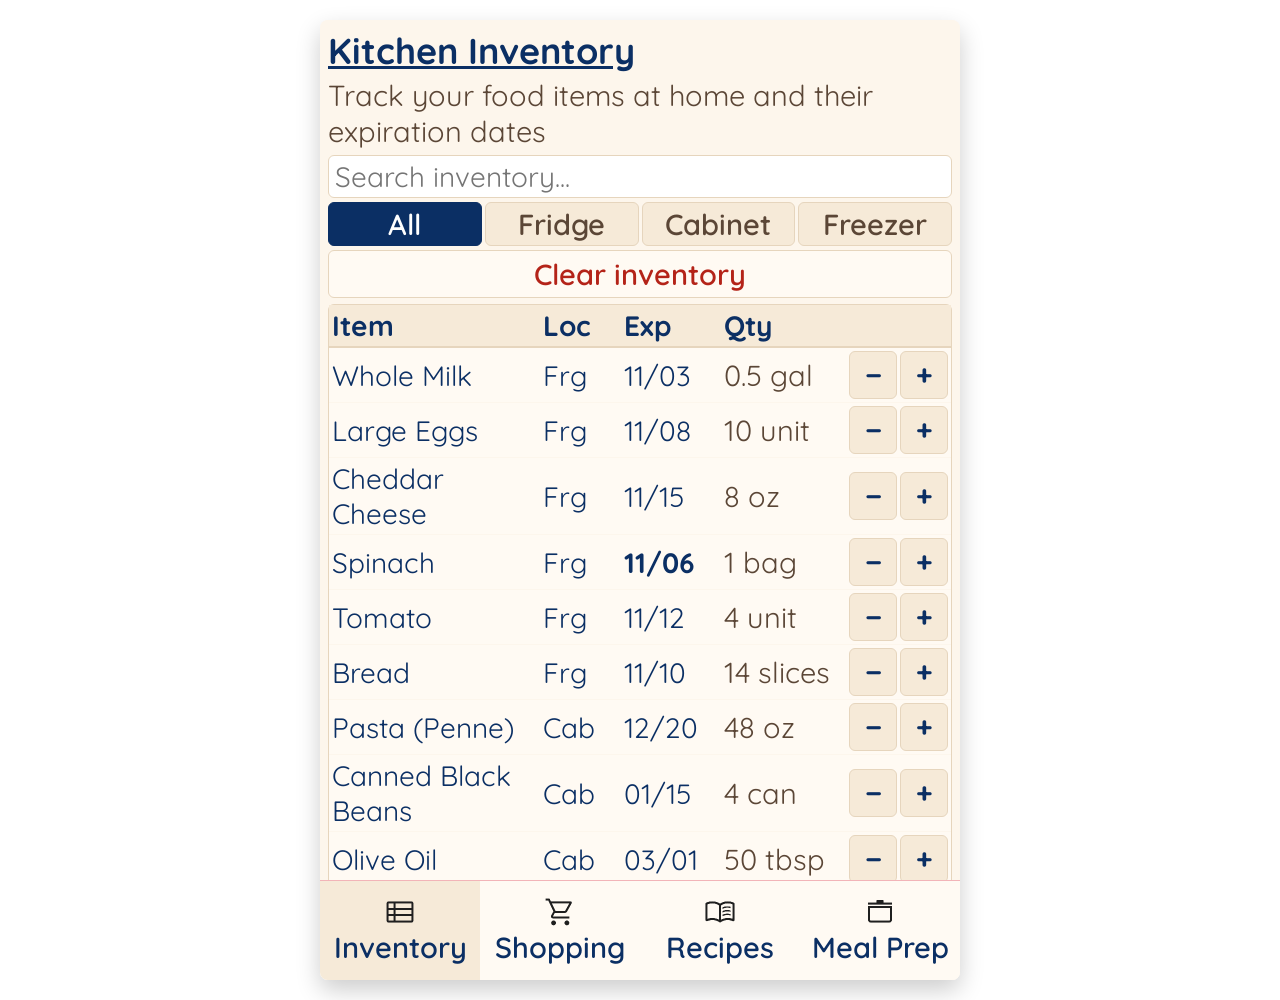
<file: kitchen-kompanion/index.html>
<!DOCTYPE html>
<html lang="en">
<head>
    <meta charset="UTF-8">
    <meta name="viewport" content="width=device-width, initial-scale=1.0">
    <title>Kitchen Kompanion</title>
    <link rel="stylesheet" href="styles.css">
</head>
<body>
    <div class="device">
        <!-- Tab 1: Inventory (Direct Home Screen, High Density Table Layout) -->
        <div id="inventory" class="tabcontent">
            <div class="inv-header">
                <h2><u>Kitchen Inventory</u></h2>
                <p>Track your food items at home and their expiration dates</p>
                <div class="inv-controls">
                    <input type="text" id="invSearch" placeholder="Search inventory..." onkeyup="filterInventory()">
                    <div class="subtabs">
                        <button type="button" class="subtab-btn active" onclick="filterLocation('all', this)">All</button>
                        <button type="button" class="subtab-btn" onclick="filterLocation('Fridge', this)">Fridge</button>
                        <button type="button" class="subtab-btn" onclick="filterLocation('Cabinet', this)">Cabinet</button>
                        <button type="button" class="subtab-btn" onclick="filterLocation('Freezer', this)">Freezer</button>
                    </div>
                    <button type="button" class="inventory-clear" onclick="clearInventory()">Clear inventory</button>
                </div>
            </div>

            <!-- High-density scrollable ledger displaying 12 items on-screen -->
            <div class="inv-table-wrapper">
                <table class="inv-table">
                    <thead>
                        <tr>
                            <th style="width: 34%;">Item</th>
                            <th style="width: 13%;">Loc</th>
                            <th style="width: 16%;">Exp</th>
                            <th style="width: 37%;">Qty</th>
                        </tr>
                    </thead>
                    <tbody id="inventoryList"></tbody>
                </table>
            </div>

            <!-- Compact Quick-Add Row (Data Entry) -->
            <div class="inv-add-bar">
                <input type="text" id="addName" placeholder="Item name">
                <select id="addLoc">
                    <option value="Fridge">Fridge</option>
                    <option value="Cabinet">Cabinet</option>
                    <option value="Freezer">Freezer</option>
                </select>
                <input type="number" id="addQty" value="1" min="0" step="0.25">
                <select id="addUnit" aria-label="Inventory unit">
                    <option value="count">unit</option>
                    <option value="slices">slices</option>
                    <option value="oz">oz</option>
                    <option value="lb">lb</option>
                    <option value="gal">gal</option>
                    <option value="cup">cup</option>
                    <option value="can">can</option>
                    <option value="box">box</option>
                    <option value="bottle">bottle</option>
                    <option value="bag">bag</option>
                    <option value="clove">clove</option>
                    <option value="tbsp">tbsp</option>
                    <option value="tsp">tsp</option>
                </select>
                <input type="text" id="addExp" value="11/12/2026" placeholder="MM/DD/YYYY"
                    aria-label="Expiration date" inputmode="numeric">
                <button type="button" class="btn-add" onclick="addInventoryRow()">+ Add</button>
            </div>
        </div>

        <!-- Tab 2: Shopping List -->
        <div id="shoppinglist" class="tabcontent">
            <div class="shopping-header">
                <h2><u>Shopping List</u></h2>
                <p>Keep track of what you need at the store</p>
            </div>

            <div class="saved-list-panel" aria-label="Saved shopping lists">
                <div class="saved-list-controls">
                    <label for="savedListSelect">Saved lists</label>
                    <select id="savedListSelect" aria-label="Saved lists" onchange="loadSelectedShoppingList()"></select>
                    <button type="button" onclick="showSaveShoppingListForm()">Save current as list</button>
                    <button type="button" onclick="showNewShoppingListConfirm()">New empty list</button>
                    <button type="button" onclick="showDeleteShoppingListConfirm()">Delete</button>
                </div>
                <div id="savedListAction" class="saved-list-action" hidden></div>
                <div id="savedListMessage" class="saved-list-message" role="status" aria-live="polite"></div>
            </div>

            <div class="shopping-summary">
                <span id="shoppingProgress">0 of 0 items in cart</span>
                <button type="button" onclick="showShoppingReceipt()">Done shopping</button>
            </div>

            <div class="shopping-filters">
                <button type="button" class="shopping-filter active" onclick="filterShoppingList('all', this)">All</button>
                <button type="button" class="shopping-filter" onclick="filterShoppingList('needed', this)">Needed</button>
                <button type="button" class="shopping-filter" onclick="filterShoppingList('purchased', this)">In Cart</button>
            </div>

            <div class="shopping-list" id="shoppingList">
            </div>

            <div class="shopping-add">
                <input type="text" id="shoppingItemName" placeholder="Item name">
                <select id="shoppingCategory">
                    <option value="Produce">Produce</option>
                    <option value="Dairy">Dairy</option>
                    <option value="Meat">Meat</option>
                    <option value="Bakery">Bakery</option>
                    <option value="Pantry">Pantry</option>
                    <option value="Other">Other</option>
                </select>
                <input type="number" id="shoppingQuantity" value="1" min="1" step="0.25" aria-label="Quantity">
                <select id="shoppingUnit" aria-label="Shopping unit">
                    <option value="count">unit</option>
                    <option value="slices">slices</option>
                    <option value="oz">oz</option>
                    <option value="lb">lb</option>
                    <option value="gal">gal</option>
                    <option value="cup">cup</option>
                    <option value="can">can</option>
                    <option value="box">box</option>
                    <option value="bottle">bottle</option>
                    <option value="bag">bag</option>
                    <option value="clove">clove</option>
                    <option value="tbsp">tbsp</option>
                    <option value="tsp">tsp</option>
                </select>
                <button type="button" class="btn-add" onclick="addShoppingItem()">+ Add</button>
            </div>
        </div>

        <!-- Tab 3: Recipes -->
        <div id="recipes" class="tabcontent">
            <div class="recipe-header">
                <h2><u>Recipe Collection</u></h2>
                <button type="button" class="recipe-preferences-button" onclick="showAddRecipeModal()">+ Add recipe</button>
                <button type="button" class="recipe-preferences-button" onclick="toggleRecipePreferences()">⚙ My Preferences</button>
            </div>
            <div id="recipePreferences" class="recipe-preferences" hidden></div>
            <div id="recipeFilters" class="recipe-filters" aria-label="Recipe filters"></div>
            <div id="hiddenRecipeMessage" class="hidden-recipe-message"></div>
            <div class="recipe-list" id="recipeList"></div>
            <div id="recipeDetail" hidden></div>
        </div>



        <!-- Tab 4: Meal Prep -->
        <div id="mealprep" class="tabcontent">
            <div class="meal-header">
                <h2><u>Weekly Meal Planner</u></h2>
                <p>Plan your meals for the week</p>
            </div>

            <!-- Different days -->
            <div class="day-tabs">
                <button class="day-btn active" onclick="showDay('Monday', this)">Mon</button>
                <button class="day-btn" onclick="showDay('Tuesday', this)">Tue</button>
                <button class="day-btn" onclick="showDay('Wednesday', this)">Wed</button>
                <button class="day-btn" onclick="showDay('Thursday', this)">Thu</button>
                <button class="day-btn" onclick="showDay('Friday', this)">Fri</button>
                <button class="day-btn" onclick="showDay('Saturday', this)">Sat</button>
                <button class="day-btn" onclick="showDay('Sunday', this)">Sun</button>
            </div>

            <h3 id="selectedDay">Monday</h3>

            <!-- Breakfast, lunch, and dinner -->
            <div class="meal-list">
                <div class="meal-card">
                    <span>Breakfast</span>
                    <p id="Monday-breakfast">No meal planned</p>
                </div>

                <div class="meal-card">
                    <span>Lunch</span>
                    <p id="Monday-lunch">No meal planned</p>
                </div>

                <div class="meal-card">
                    <span>Dinner</span>
                    <p id="Monday-dinner">No meal planned</p>
                </div>
            </div>

            <!-- Add meals to the meal plan -->
            <div class="meal-add">
                <select id="mealType">
                    <option value="breakfast">Breakfast</option>
                    <option value="lunch">Lunch</option>
                    <option value="dinner">Dinner</option>
                </select>

                <input type="text" id="mealName" placeholder="Meal name">

                <button type="button" onclick="addMeal()">+ Add</button>
            </div>
        </div>




        
        <!-- Persistent Bottom Navigation Bar -->
        <div class="tabs">
            <button class="tablink" onclick="displayTab('inventory', this)" id="defaultOpen">
                <img src="assets/inventory.png" alt="Inventory Icon" height="32" width="32">
                <span>Inventory</span>
            </button>
            <button class="tablink" onclick="displayTab('shoppinglist', this)">
                <img src="assets/shopping.png" alt="Shopping List Icon" height="32" width="32">
                <span>Shopping</span>
            </button>
            <button class="tablink" onclick="displayTab('recipes', this)">
                <img src="assets/recipes.png" alt="Recipes Icon" height="32" width="32">
                <span>Recipes</span>
            </button>
            <button class="tablink" onclick="displayTab('mealprep', this)">
                <img src="assets/mealprep.png" alt="Meal Prep Icon" height="32" width="32">
                <span>Meal Prep</span>
            </button>
        </div>
    </div>

    <script src="assets/inventory.js"></script>
    <script src="assets/recipes.js"></script>
    <script src="script.js" defer></script>
</body>
</html>
</file>
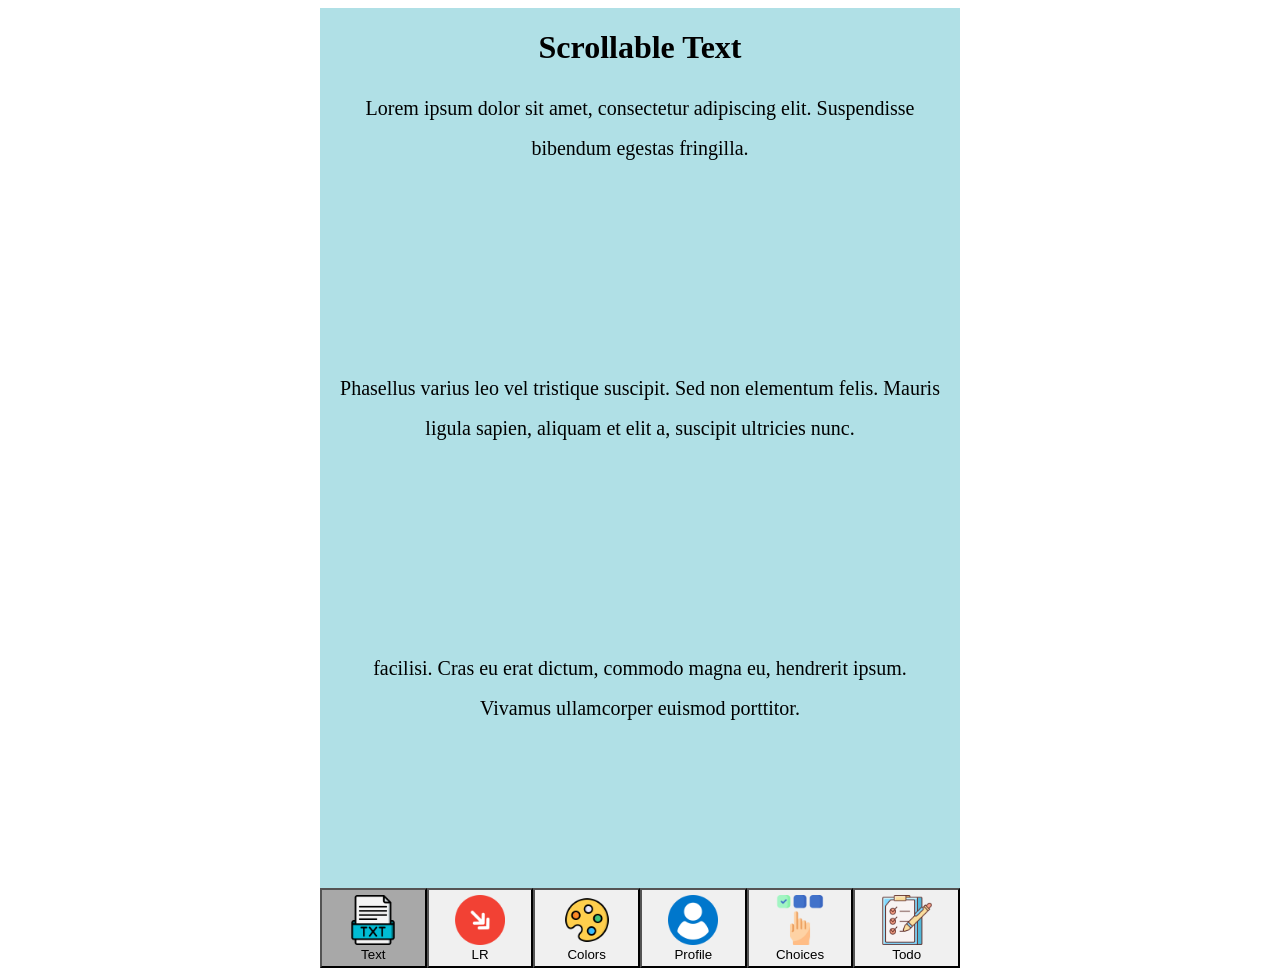
<file: phase1-2/index.html>
<!DOCTYPE html>
<html lang="en">
<head>
    <meta charset="UTF-8">
    <meta name="viewport" content="width=device-width, initial-scale=1.0">
    <title>Phase 1.2</title>
    <link rel="stylesheet" href="styles.css">
    
</head>
<body>
    <div class="device">
        <div id="text" class="tabcontent">
            <h1>Scrollable Text</h1>
            <p>Lorem ipsum dolor sit amet, consectetur adipiscing elit. Suspendisse bibendum egestas fringilla.</p>

            <p>Phasellus varius leo vel tristique suscipit. Sed non elementum felis. Mauris ligula sapien, aliquam et elit a, suscipit ultricies nunc.</p>

            <p>facilisi. Cras eu erat dictum, commodo magna eu, hendrerit ipsum. Vivamus ullamcorper euismod porttitor.</p>

            <p>ut sem ac lectus vestibulum porta. Aenean sit amet erat id elit maximus lacinia. In ornare sit amet lectus a commodo.</p>

            <p>Nullam mi nunc, dignissim vel tortor iaculis, consequat tincidunt purus. Vestibulum ligula justo, maximus sit amet libero ut, ornare efficitur ante.</p>
        </div>

        <div id="lr" class="tabcontent">
            <h1>Text in lower right</h1>
            <p>Down Here</p>
        </div>

        <div id="colors" class="tabcontent">
            <h1>Colors & Chart</h1>
            <p class="color-line-1">First yellow line and background black</p>
            <p class="color-line-2">Second purple line and background yellow</p>
            <div class="chart-container">   
                <!-- Multi-colored SVG Pie Chart -->
                <svg viewBox="0 0 32 32" class="pie-chart">
                    <circle r="16" cx="16" cy="16" stroke="#e74c3c" stroke-width="32" stroke-dasharray="25 100" fill="none" />
                    <circle r="16" cx="16" cy="16" stroke="#3498db" stroke-width="32" stroke-dasharray="35 100" stroke-dashoffset="-25" fill="none" />
                    <circle r="16" cx="16" cy="16" stroke="#2ecc71" stroke-width="32" stroke-dasharray="20 100" stroke-dashoffset="-60" fill="none" />
                    <circle r="16" cx="16" cy="16" stroke="#f1c40f" stroke-width="32" stroke-dasharray="20 100" stroke-dashoffset="-80" fill="none" />
                </svg>
            </div>
        </div>

        <div id="profile" class="tabcontent">
            <h1>Profile</h1>
            <img src="assets/SmileyFace.png" alt="Smiley Face" width="100" height="100" onclick="document.getElementById('thealert').style.display='block';">
            <p><b>Smiley Face</b></p>
            <div id="thealert" class="alert" style="display: none;">
                <span class="closebtn" onclick="this.parentElement.style.display='none';">×</span>
                Smiley Face is even happier now!
            </div>
        </div>

        <!--Radio button from https://www.w3schools.com/howto/howto_css_custom_checkbox.asp-->
        <!-- provides button choices for pizza and cake also gives a drop down for ham and chicken-->
        <div id="choices" class="tabcontent">
            <h1>Choices</h1>
            <p>Food #1:</p>
            <input type="radio" name="food1" value="Pizza"> 
            Pizza
            <input type="radio" name="food1" value="Cake">
            Cake

            <p>Food #2:</p>
            <select id="food2">
                <option value="Ham">Ham</option>
                <option value="Chicken">Chicken</option>
            </select>
            <br><br>
            <button onclick="displayChoices()">Show Choices</button>
            <p id="results"></p>
        </div>

        <div id="todo" class="tabcontent">
            <h1>ToDo</h1>
            <input type="text" id="todoInput" placeholder="Enter new task...">
            <button onclick="addTodoItem()">Add Task</button>
            <ul id="todoList"></ul>
        </div>
        
        <!-- Images from flaticon.com -->
        <div class="tabs">
            <button class="tablink" onclick="displayTab('text', this)" id="defaultOpen">
                <img src="assets/txt-file.png" alt="" height="50" width="50">
                Text
            </button>
            <button class="tablink" onclick="displayTab('lr', this)">
                <img src="assets/down-right-arrow.png" alt="" height="50" width="50">
                LR
            </button>
            <button class="tablink" onclick="displayTab('colors', this)">
                <img src="assets/color-palette.png" alt="" height="50" width="50">
                Colors
            </button>
            <button class="tablink" onclick="displayTab('profile', this)">
                <img src="assets/user.png" alt="" height="50" width="50">
                Profile
            </button>
            <button class="tablink" onclick="displayTab('choices', this)">
                <img src="assets/choice.png" alt="" height="50" width="50">
                Choices
            </button>
            <button class="tablink" onclick="displayTab('todo', this)">
                <img src="assets/plan.png" alt="" height="50" width="50">
                Todo
            </button>
        </div>
    </div>

    <script src="script.js" defer></script>
</body>
</html>
</file>
<file: kitchen-kompanion/styles.css>
/* Contrast-friendly palette (target >=4.5:1 on white) */
:root {
  --navy: #0b2f64;
  --tab-bg: var(--surface);
  --tab-active: var(--surface-alt);
  --bg: #fdf6ec;
  --surface: #fffaf3;
  --surface-alt: #f6ead8;
  --text-secondary: #5b4636;
  --border: #e6d5bd;
  --fs-h1: 40px;
  --fs-h2: 36px;
  --fs-main: 28px;
  --fs-secondary: 29px;
  --success: #2e7d4f;
  --warning: #c2410c;
  --danger: #b42318;
}

@font-face {
  font-family: "Quicksand";
  src: url("assets/Quicksand-VariableFont_wght.ttf") format("truetype");
  font-weight: 300 700;
  font-display: swap;
}

/* Base Reset & Offline System Typography */
* {
  box-sizing: border-box;
}

[hidden] {
  display: none !important;
}

html {
  background-color: #ffffff;
}

body {
  margin: 0;
  padding: 20px 0;
  background-color: #ffffff;
  font-family: "Quicksand", "Segoe UI", Roboto, Helvetica, Arial, sans-serif;
}

button, input, select, textarea, option, optgroup {
  font-family: inherit;
}

/* 640x960 Target Device Frame */
.device {
  margin: auto;
  width: 640px;
  height: 960px;
  overflow: hidden;
  background-color: var(--surface);
  position: relative;
  box-shadow: 0 10px 25px rgba(0, 0, 0, 0.2);
  border-radius: 8px;
}

/* Base Headings */
h1 {
  font-size: var(--fs-h1);
  font-weight: 700;
  margin: 16px 0;
  color: var(--navy);
}

/* Tab Content Container */
.tabcontent {
  display: none;
  position: absolute;
  inset: 0 0 100px 0; /* Leaves exactly 100px for bottom nav bar */
  overflow-y: auto;
  overflow-x: hidden;
  text-align: center;
}

/* Tab 1: Inventory View Layout */
#inventory {
  inset: 0 0 100px 0;
  display: none; /* Toggled by script.js */
  flex-direction: column;
  padding: 8px;
  background-color: var(--bg);
  text-align: left;
}

.inv-header h2 {
  margin: 0 0 4px 0;
  font-size: var(--fs-h2);
  color: var(--navy);
}

.inv-header p {
  margin: 2px 0 6px;
  color: var(--text-secondary);
  font-size: var(--fs-secondary);
}

.inv-controls {
  display: flex;
  flex-direction: column;
  gap: 4px;
  margin-bottom: 6px;
}

#invSearch {
  width: 100%;
  padding: 3px 6px;
  font-size: var(--fs-main);
  border: 1px solid var(--border);
  border-radius: 6px;
  outline: none;
}

#invSearch:focus {
  border-color: var(--navy);
}

/* Sub-category Filter Tabs */
.subtabs {
  display: flex;
  gap: 3px;
}

.subtab-btn {
  flex: 1;
  min-width: 0;
  padding: 3px 0;
  font-size: var(--fs-secondary);
  background-color: var(--surface-alt);
  color: var(--text-secondary);
  border: 1px solid var(--border);
  border-radius: 6px;
  cursor: pointer;
  font-weight: 600;
  transition: background-color 0.15s ease;
}

.subtab-btn.active {
  background-color: var(--navy);
  color: #ffffff;
  border-color: var(--navy);
}

.inventory-clear {
  min-height: 48px;
  padding: 3px 8px;
  border: 1px solid var(--border);
  border-radius: 6px;
  background-color: var(--surface);
  color: var(--danger);
  cursor: pointer;
  font-size: var(--fs-secondary);
  font-weight: 600;
}

/* Compact High-Density Table */
.inv-table-wrapper {
  flex: 1;
  overflow: visible;
  border: 1px solid var(--border);
  border-radius: 6px;
  background-color: var(--surface);
  min-width: 0;
}

.inv-table {
  width: 100%;
  table-layout: fixed;
  border-collapse: collapse;
  font-size: var(--fs-main);
}

.inv-table th {
  background-color: var(--surface-alt);
  color: var(--navy);
  text-align: left;
  padding: 3px;
  font-weight: 700;
  position: sticky;
  top: 0;
  border-bottom: 2px solid var(--border);
  z-index: 1;
}

.inv-table td {
  padding: 3px;
  overflow-wrap: anywhere;
  border-bottom: 1px solid var(--bg);
  color: var(--navy);
}

.inv-table th:nth-child(2),
.inv-table td:nth-child(2) {
  white-space: nowrap;
  overflow: hidden;
  text-overflow: ellipsis;
}

.quantity-stepper {
  display: inline-flex;
  align-items: center;
  gap: 3px;
  max-width: 100%;
}

.quantity-step {
  width: 48px;
  height: 48px;
  flex: 0 0 48px;
  padding: 0;
  border: 1px solid var(--border);
  border-radius: 6px;
  background-color: var(--surface-alt);
  color: var(--navy);
  cursor: pointer;
  font-size: var(--fs-main);
  font-weight: 700;
  line-height: 1;
}

.quantity-step:hover {
  background-color: var(--border);
}

.quantity-value {
  min-width: 70px;
  color: var(--text-secondary);
  font-size: var(--fs-secondary);
  text-align: center;
  white-space: nowrap;
}

.inv-table .quantity-stepper {
  width: 100%;
}

.inv-table .quantity-value {
  margin-right: auto;
  text-align: left;
}

.quantity-value.zero-quantity {
  color: var(--danger);
  font-weight: 700;
}

.inventory-zero-modal {
  position: absolute;
  inset: 0;
  z-index: 20;
  display: flex;
  align-items: center;
  justify-content: center;
  padding: 16px;
  background-color: rgba(11, 47, 100, 0.45);
  border-radius: inherit;
}

.inventory-zero-modal-panel {
  width: min(560px, 100%);
  padding: 16px;
  border: 2px solid var(--border);
  border-radius: 8px;
  background-color: var(--surface);
  box-shadow: 0 8px 24px rgba(0, 0, 0, 0.25);
  text-align: center;
}

.inventory-zero-modal-panel h3 {
  margin: 0 0 8px;
  color: var(--navy);
  font-size: var(--fs-main);
}

.inventory-zero-modal-message {
  display: block;
  margin-bottom: 12px;
  color: var(--text-secondary);
  font-size: var(--fs-secondary);
}

.inventory-zero-modal-actions {
  display: flex;
  justify-content: center;
  flex-wrap: wrap;
  gap: 6px;
}

.inventory-zero-modal-actions button {
  min-height: 48px;
  padding: 3px 6px;
  border: 1px solid var(--border);
  border-radius: 6px;
  background-color: var(--surface-alt);
  color: var(--navy);
  cursor: pointer;
  font-size: 25px;
}

.inv-table tr:hover {
  background-color: var(--bg);
}

.inv-table tr {
  cursor: pointer;
}

.inv-table tr:focus {
  outline: 2px solid var(--navy);
  outline-offset: -2px;
}

.inventory-edit-modal {
  position: absolute;
  inset: 0;
  z-index: 20;
  display: flex;
  align-items: center;
  justify-content: center;
  padding: 16px;
  background-color: rgba(11, 47, 100, 0.45);
  border-radius: inherit;
}

.inventory-edit-modal-panel {
  width: min(560px, 100%);
  max-height: 100%;
  overflow-y: auto;
  padding: 16px;
  border: 2px solid var(--border);
  border-radius: 8px;
  background-color: var(--surface);
  box-shadow: 0 8px 24px rgba(0, 0, 0, 0.25);
  text-align: left;
}

.inventory-edit-modal-panel h3 {
  margin: 0 0 10px;
  color: var(--navy);
  font-size: var(--fs-main);
}

.inventory-edit-modal-panel label {
  display: block;
  margin-top: 8px;
  color: var(--navy);
  font-size: var(--fs-secondary);
  font-weight: 600;
}

.inventory-edit-modal-panel input,
.inventory-edit-modal-panel select {
  width: 100%;
  min-height: 48px;
  margin-top: 3px;
  padding: 3px 6px;
  border: 1px solid var(--border);
  border-radius: 6px;
  background-color: var(--surface);
  color: var(--navy);
  font-size: var(--fs-main);
}

.inventory-edit-error {
  min-height: 1.2em;
  margin: 8px 0 0;
  color: var(--danger);
  font-size: var(--fs-secondary);
}

.inventory-edit-modal-actions {
  display: flex;
  justify-content: flex-end;
  gap: 6px;
  margin-top: 10px;
}

.inventory-edit-modal-actions button {
  min-height: 48px;
  padding: 3px 8px;
  border: 1px solid var(--border);
  border-radius: 6px;
  background-color: var(--surface-alt);
  color: var(--navy);
  cursor: pointer;
  font-size: var(--fs-main);
  font-weight: 600;
}

.exp-soon {
  color: var(--warning);
  font-weight: 700;
}

.expired {
  color: var(--danger);
}

.in-stock {
  color: var(--success);
}

/* Quick-Add Data Entry Row */
.inv-add-bar {
  display: flex;
  flex-wrap: wrap;
  gap: 3px;
  margin-top: 5px;
  align-items: center;
}

.inv-add-bar input,
.inv-add-bar select {
  min-width: 0;
  height: 48px;
  padding: 3px;
  font-size: var(--fs-secondary);
  border: 1px solid var(--border);
  border-radius: 6px;
  background-color: var(--surface);
  outline: none;
}

#addName {
  flex: 2 1 190px;
}

#addLoc {
  flex: 1 1 120px;
}

#addQty {
  flex: 0 0 76px;
}

#addUnit {
  flex: 1 1 110px;
}

#addExp {
  flex: 1 1 155px;
  min-width: 180px;
  min-height: 56px;
  padding: 6px 8px;
  font-size: var(--fs-main);
}

.inv-add-bar .btn-add {
  flex: 0 0 auto;
  min-height: 48px;
}

.btn-add {
  background-color: var(--navy);
  color: #ffffff;
  border: none;
  min-width: 0;
  padding: 3px 5px;
  border-radius: 6px;
  cursor: pointer;
  font-weight: 600;
  font-size: var(--fs-main);
  white-space: nowrap;
}

.btn-add:hover {
  background-color: #082248;
}

/* Tab 2: Shopping List */
#shoppinglist {
  padding: 8px;
  background-color: var(--bg);
  text-align: left;
}

.shopping-header h2 {
  margin: 0;
  font-size: var(--fs-h2);
  color: var(--navy);
}

.shopping-header p {
  margin: 2px 0 6px;
  color: var(--text-secondary);
  font-size: var(--fs-secondary);
}

.saved-list-panel {
  margin-bottom: 5px;
}

.saved-list-controls,
.saved-list-action {
  display: flex;
  align-items: center;
  gap: 3px;
  width: 100%;
  flex-wrap: wrap;
}

.saved-list-controls label {
  color: var(--text-secondary);
  font-size: 25px;
  font-weight: 600;
}

.saved-list-controls select {
  flex: 1 1 150px;
  min-width: 0;
  min-height: 48px;
  padding: 3px;
  border: 1px solid var(--border);
  border-radius: 6px;
  background-color: var(--surface);
  color: var(--navy);
  font-size: 25px;
}

.saved-list-controls button,
.saved-list-action button {
  min-height: 48px;
  min-width: 0;
  padding: 3px 6px;
  border: 1px solid var(--border);
  border-radius: 6px;
  background-color: var(--surface);
  color: var(--navy);
  cursor: pointer;
  font-size: 25px;
  font-weight: 600;
}

.saved-list-controls button:hover,
.saved-list-action button:hover {
  background-color: var(--surface-alt);
}

.saved-list-action input {
  flex: 1 1 180px;
  min-width: 0;
  min-height: 48px;
  padding: 3px 6px;
  border: 1px solid var(--border);
  border-radius: 6px;
  background-color: var(--surface);
  color: var(--navy);
  font-size: 25px;
}

.saved-list-action span,
.saved-list-message {
  color: var(--text-secondary);
  font-size: 25px;
}

.saved-list-message.error {
  color: var(--danger);
}

.shopping-summary {
  display: flex;
  align-items: center;
  justify-content: space-between;
  margin-bottom: 5px;
  color: var(--text-secondary);
  font-size: var(--fs-secondary);
}

.shopping-summary button {
  min-width: 0;
  padding: 3px 5px;
  border: 1px solid var(--border);
  border-radius: 6px;
  background-color: var(--surface);
  color: var(--navy);
  cursor: pointer;
  font-size: var(--fs-main);
  font-weight: 600;
}

.shopping-receipt-modal {
  position: absolute;
  inset: 0;
  z-index: 20;
  display: flex;
  align-items: center;
  justify-content: center;
  padding: 16px;
  background-color: rgba(11, 47, 100, 0.45);
  border-radius: inherit;
}

.shopping-receipt-panel {
  width: min(580px, 100%);
  max-height: 100%;
  overflow-y: auto;
  padding: 16px;
  border: 2px solid var(--border);
  border-radius: 8px;
  background-color: var(--surface);
  box-shadow: 0 8px 24px rgba(0, 0, 0, 0.25);
  text-align: left;
}

.shopping-receipt-panel h3 {
  margin: 0 0 4px;
  color: var(--navy);
  font-size: var(--fs-main);
}

.shopping-receipt-panel > p {
  margin: 0 0 10px;
  color: var(--text-secondary);
  font-size: var(--fs-secondary);
}

.receipt-item {
  display: grid;
  grid-template-columns: 1fr 1fr;
  gap: 6px;
  margin-top: 8px;
  padding: 8px;
  border: 1px solid var(--border);
  border-radius: 6px;
  background-color: var(--surface-alt);
}

.receipt-item strong {
  grid-column: 1 / -1;
  color: var(--navy);
  font-size: var(--fs-secondary);
}

.receipt-item label {
  display: flex;
  flex-direction: column;
  gap: 2px;
  color: var(--navy);
  font-size: var(--fs-secondary);
  font-weight: 600;
}

.receipt-item select,
.receipt-item input {
  min-width: 0;
  min-height: 48px;
  padding: 3px 6px;
  border: 1px solid var(--border);
  border-radius: 6px;
  background-color: var(--surface);
  color: var(--navy);
  font-size: var(--fs-main);
}

.shopping-receipt-actions {
  display: flex;
  justify-content: flex-end;
  gap: 6px;
  margin-top: 10px;
}

.shopping-receipt-actions button {
  min-height: 48px;
  padding: 3px 8px;
  border: 1px solid var(--border);
  border-radius: 6px;
  background-color: var(--surface-alt);
  color: var(--navy);
  cursor: pointer;
  font-size: var(--fs-main);
  font-weight: 600;
}

.shopping-filters {
  display: flex;
  gap: 3px;
  margin-bottom: 5px;
}

.shopping-filter {
  flex: 1;
  min-width: 0;
  padding: 3px 0;
  border: 1px solid var(--border);
  border-radius: 6px;
  background-color: var(--surface-alt);
  color: var(--text-secondary);
  cursor: pointer;
  font-size: var(--fs-secondary);
  font-weight: 600;
}

.shopping-filter.active {
  border-color: var(--navy);
  background-color: var(--navy);
  color: #ffffff;
}

.shopping-list {
  max-height: none;
  overflow: visible;
  border: 1px solid var(--border);
  border-radius: 6px;
  background-color: var(--surface);
}

.shopping-item {
  display: flex;
  align-items: center;
  gap: 5px;
  min-height: 50px;
  padding: 4px 5px;
  border-bottom: 1px solid var(--surface-alt);
}

.shopping-item:last-child {
  border-bottom: none;
}

.shopping-item input[type="checkbox"] {
  width: 22px;
  height: 22px;
  accent-color: var(--navy);
  cursor: pointer;
}

.shopping-item-info {
  flex: 1;
  min-width: 0;
  display: flex;
  flex-direction: column;
  gap: 3px;
}

.shopping-item-info strong {
  color: var(--navy);
  font-size: var(--fs-main);
}

.shopping-item-info span {
  color: var(--text-secondary);
  font-size: var(--fs-secondary);
}

.shopping-item-info .shopping-inventory-status {
  font-size: 25px;
  font-weight: 600;
}

.shopping-inventory-status.in-inventory {
  color: var(--success);
}

.shopping-inventory-status.not-in-inventory {
  color: var(--text-secondary);
}

.shopping-item .quantity-stepper {
  flex: 0 0 auto;
}

.shopping-item.purchased .shopping-item-info {
  opacity: 0.55;
  text-decoration: line-through;
}

.shopping-remove {
  border: none;
  background: transparent;
  color: var(--text-secondary);
  cursor: pointer;
  padding: 2px 4px;
  font-size: var(--fs-main);
}

.shopping-remove:hover {
  color: var(--danger);
}

.shopping-add {
  display: flex;
  gap: 3px;
  margin-top: 5px;
}

.shopping-add input,
.shopping-add select {
  min-width: 0;
  padding: 3px;
  border: 1px solid var(--border);
  border-radius: 6px;
  background-color: var(--surface);
  font-size: var(--fs-main);
}

#shoppingItemName {
  flex: 2;
}

#shoppingCategory {
  flex: 1.2;
}

#shoppingQuantity {
  width: 52px;
}

#shoppingUnit {
  width: 96px;
}

/* Bottom Navigation Bar */
.tabs {
  position: absolute;
  bottom: 0;
  width: 100%;
  height: 100px;
  display: flex;
  background-color: var(--surface);
  border-top: 1px solid #f2b4b8;
}

.tablink {
  flex: 1;
  min-width: 0;
  display: flex;
  flex-direction: column;
  align-items: center;
  justify-content: center;
  gap: 2px;
  padding: 3px 1px;
  border: none;
  cursor: pointer;
  background-color: var(--surface);
  color: var(--navy);
}

.tablink span {
  font-size: var(--fs-secondary);
  font-weight: 600;
  line-height: 1.2;
  text-align: center;
  overflow-wrap: anywhere;
}

.tablink.active {
  background-color: var(--tab-active);
}



/* meal layout*/
#mealprep {
  padding: 8px;
  background-color: var(--bg);
  text-align: left;
}

.meal-header h2 {
  margin: 0;
  font-size: var(--fs-h2);
  color: var(--navy);
}

.meal-header p {
  margin: 2px 0 6px;
  color: var(--text-secondary);
  font-size: var(--fs-secondary);
}

/* day buttons */
.day-tabs {
  display: flex;
  gap: 3px;
  margin-bottom: 6px;
}

.day-btn {
  flex: 1;
  min-width: 0;
  padding: 3px 0;
  font-size: var(--fs-secondary);
  border: 1px solid var(--border);
  border-radius: 6px;
  background-color: var(--surface-alt);
  color: var(--text-secondary);
  font-weight: 600;
  cursor: pointer;
}

.day-btn.active {
  background-color: var(--navy);
  color: #ffffff;
  border-color: var(--navy);
}

/* selected day */
#selectedDay {
  color: var(--navy);
  margin: 0 0 6px;
  font-size: var(--fs-main);
}

.meal-list {
  display: flex;
  flex-direction: column;
  gap: 6px;
}

.meal-card {
  background-color: var(--surface);
  border: 1px solid var(--border);
  border-radius: 6px;
  padding: 8px;
}

.meal-card span {
  color: var(--navy);
  font-weight: 700;
  font-size: var(--fs-main);
}

.meal-card p {
  margin: 8px 0 0;
  color: var(--text-secondary);
  font-size: var(--fs-secondary);
}
 /* adding meal */
.meal-add {
  display: flex;
  gap: 3px;
  margin-top: 6px;
}

.meal-add select,
.meal-add input {
  min-width: 0;
  padding: 3px;
  border: 1px solid var(--border);
  border-radius: 6px;
  background-color: var(--surface);
  font-size: var(--fs-main);
}

.meal-add select {
  width: 100px;
}

.meal-add input {
  flex: 1;
}

.meal-add button {
  background-color: var(--navy);
  color: #ffffff;
  border: none;
  border-radius: 6px;
  min-width: 0;
  padding: 3px 5px;
  font-size: var(--fs-main);
  font-weight: 600;
  cursor: pointer;
}

#recipes {
  padding: 8px;
  background-color: var(--bg);
  text-align: left;
}

.recipe-header h2 {
  margin: 0;
  font-size: var(--fs-h2);
  color: var(--navy);
}

.recipe-header {
  display: flex;
  flex-wrap: wrap;
  align-items: center;
  justify-content: space-between;
  gap: 8px;
  margin-bottom: 6px;
}

.recipe-preferences-button,
.recipe-preferences button,
.recipe-favorite,
.missing-recipe-action button {
  min-height: 48px;
  padding: 3px 8px;
  border: 1px solid var(--border);
  border-radius: 6px;
  background-color: var(--surface-alt);
  color: var(--navy);
  cursor: pointer;
  font-size: var(--fs-secondary);
  font-weight: 600;
}

.recipe-preferences-button {
  white-space: nowrap;
}

.add-recipe-modal {
  position: absolute;
  inset: 0;
  z-index: 20;
  display: flex;
  align-items: center;
  justify-content: center;
  padding: 16px;
  background-color: rgba(11, 47, 100, 0.45);
  border-radius: inherit;
}

.add-recipe-panel {
  width: min(590px, 100%);
  max-height: 100%;
  overflow-y: auto;
  padding: 16px;
  border: 2px solid var(--border);
  border-radius: 8px;
  background-color: var(--surface);
  box-shadow: 0 8px 24px rgba(0, 0, 0, 0.25);
  text-align: left;
}

.add-recipe-panel h3 {
  margin: 0 0 8px;
  color: var(--navy);
  font-size: var(--fs-main);
}

.add-recipe-panel h4 {
  margin: 12px 0 5px;
  color: var(--navy);
  font-size: var(--fs-secondary);
}

.add-recipe-panel > label {
  display: block;
  margin-top: 7px;
  color: var(--navy);
  font-size: var(--fs-secondary);
  font-weight: 600;
}

.add-recipe-panel > label input,
.add-recipe-panel > label select {
  display: block;
  width: 100%;
  min-height: 48px;
  margin-top: 3px;
  padding: 3px 6px;
  border: 1px solid var(--border);
  border-radius: 6px;
  background-color: var(--surface);
  color: var(--navy);
  font-size: var(--fs-main);
}

.new-recipe-list {
  display: flex;
  flex-direction: column;
  gap: 5px;
}

.new-recipe-ingredient {
  display: grid;
  grid-template-columns: 1fr 80px 110px auto;
  gap: 4px;
}

.new-recipe-ingredient input,
.new-recipe-ingredient select,
.new-recipe-list > input {
  min-width: 0;
  min-height: 48px;
  padding: 3px 6px;
  border: 1px solid var(--border);
  border-radius: 6px;
  background-color: var(--surface);
  color: var(--navy);
  font-size: var(--fs-secondary);
}

.new-recipe-secondary-button {
  min-height: 44px;
  margin-top: 5px;
  padding: 3px 8px;
  border: 1px solid var(--border);
  border-radius: 6px;
  background-color: var(--surface-alt);
  color: var(--navy);
  cursor: pointer;
  font-size: var(--fs-secondary);
  font-weight: 600;
}

.new-recipe-step {
  display: grid;
  grid-template-columns: 34px 1fr auto;
  align-items: center;
  gap: 4px;
}

.new-recipe-step-number {
  color: var(--navy);
  font-size: var(--fs-secondary);
  font-weight: 700;
  text-align: right;
}

.new-recipe-step input {
  min-width: 0;
  min-height: 48px;
  padding: 3px 6px;
  border: 1px solid var(--border);
  border-radius: 6px;
  background-color: var(--surface);
  color: var(--navy);
  font-size: var(--fs-secondary);
}

.new-recipe-remove-button {
  min-height: 44px;
  padding: 3px 6px;
  border: 1px solid var(--border);
  border-radius: 6px;
  background-color: var(--surface);
  color: var(--danger);
  cursor: pointer;
  font-size: var(--fs-secondary);
  font-weight: 600;
  white-space: nowrap;
}

.new-recipe-remove-button:hover {
  background-color: var(--surface-alt);
}

.add-recipe-error {
  min-height: 1.2em;
  margin: 8px 0 0;
  color: var(--danger);
  font-size: var(--fs-secondary);
}

.add-recipe-options {
  display: flex;
  flex-direction: column;
  gap: 6px;
  margin-top: 8px;
  color: var(--navy);
  font-size: var(--fs-secondary);
  font-weight: 600;
}

.add-recipe-options label {
  display: flex;
  align-items: center;
  gap: 6px;
}

.add-recipe-options input {
  width: 24px;
  height: 24px;
}

.add-recipe-actions {
  display: flex;
  justify-content: flex-end;
  gap: 6px;
  margin-top: 10px;
}

.add-recipe-actions button {
  min-height: 48px;
  padding: 3px 8px;
  border: 1px solid var(--border);
  border-radius: 6px;
  background-color: var(--surface-alt);
  color: var(--navy);
  cursor: pointer;
  font-size: var(--fs-main);
  font-weight: 600;
}

.recipe-preferences {
  display: flex;
  align-items: center;
  flex-wrap: wrap;
  gap: 6px;
  margin-bottom: 6px;
  padding: 6px;
  border: 1px solid var(--border);
  border-radius: 6px;
  background-color: var(--surface-alt);
  color: var(--text-secondary);
  font-size: var(--fs-secondary);
}

.preference-options {
  display: flex;
  flex-wrap: wrap;
  gap: 6px;
}

.preference-options label,
.recipe-preferences > label {
  display: inline-flex;
  align-items: center;
  gap: 4px;
}

.recipe-preferences input {
  width: 24px;
  height: 24px;
}

.recipe-filters {
  margin-bottom: 5px;
}

.recipe-filter-dropdown {
  position: relative;
}

.recipe-filter-dropdown summary {
  min-height: 48px;
  padding: 8px;
  border: 1px solid var(--border);
  border-radius: 6px;
  background-color: var(--surface-alt);
  color: var(--navy);
  cursor: pointer;
  font-size: var(--fs-secondary);
  font-weight: 600;
  list-style: none;
}

.recipe-filter-dropdown summary::-webkit-details-marker {
  display: none;
}

.recipe-filter-dropdown summary::after {
  content: "▾";
  float: right;
}

.recipe-filter-dropdown[open] summary {
  border-radius: 6px 6px 0 0;
}

.recipe-filter-options {
  position: absolute;
  z-index: 3;
  width: 100%;
  padding: 6px;
  border: 1px solid var(--border);
  border-top: 0;
  border-radius: 0 0 6px 6px;
  background-color: var(--surface);
  box-shadow: 0 4px 10px rgba(0, 0, 0, 0.18);
}

.recipe-filter-options label {
  display: flex;
  align-items: center;
  gap: 8px;
  min-height: 44px;
  padding: 4px;
  color: var(--navy);
  cursor: pointer;
  font-size: var(--fs-secondary);
  font-weight: 600;
}

.recipe-filter-options input {
  width: 24px;
  height: 24px;
}

.recipe-filter-options label:hover {
  background-color: var(--surface-alt);
}

.hidden-recipe-message,
.no-recipes {
  min-height: 25px;
  margin: 2px 0 5px;
  color: var(--text-secondary);
  font-size: 25px;
}

.recipe-list {
  display: grid;
  grid-template-columns: 1fr;
  gap: 6px;
}

.recipe-card {
  width: 100%;
  background-color: var(--surface);
  border: 1px solid var(--border);
  border-radius: 6px;
  min-width: 0;
  min-height: 0;
  gap: 8px;
  padding: 6px;
  display: flex;
  flex-direction: column;
  justify-content: space-between;
  align-items: stretch;
  color: var(--navy);
  text-align: left;
  cursor: pointer;
  font-family: inherit;
}

.recipe-card:hover,
.recipe-card:focus {
  background-color: var(--surface-alt);
}

.recipe-card-content {
  display: flex;
  flex-direction: column;
  min-width: 0;
  gap: 3px;
}

.recipe-card-content strong {
  font-size: var(--fs-main);
  overflow-wrap: anywhere;
}

.recipe-meta {
  color: var(--text-secondary);
  font-size: var(--fs-secondary);
  overflow-wrap: anywhere;
}

.recipe-stock-status {
  font-size: 25px;
  text-align: left;
}

.recipe-stock-status.missing {
  color: var(--warning);
}

.recipe-stock-status.have-all {
  color: var(--success);
}

.recipe-tags {
  display: flex;
  flex-wrap: wrap;
  justify-content: flex-end;
  gap: 3px;
  flex-wrap: nowrap;
  overflow: hidden;
  align-self: flex-end;
}

.recipe-tag {
  padding: 0;
  color: var(--text-secondary);
  font-size: var(--fs-secondary);
  line-height: 1;
}

.recipe-tag:nth-child(n + 3) {
  display: none;
}

#recipeDetail {
  display: flex;
  flex-direction: column;
  background-color: var(--surface);
  min-height: 100%;
}

.recipe-detail-topbar {
  display: flex;
  align-items: center;
  gap: 8px;
  margin-bottom: 8px;
}

.recipe-back {
  min-height: 48px;
  padding: 3px 8px;
  border: 1px solid var(--border);
  border-radius: 6px;
  background-color: var(--surface-alt);
  color: var(--navy);
  font-size: var(--fs-secondary);
  font-weight: 700;
  cursor: pointer;
  white-space: nowrap;
}

.recipe-detail-heading {
  min-width: 0;
}

.recipe-detail-heading h3 {
  margin: 0;
  color: var(--navy);
  font-size: var(--fs-main);
  overflow-wrap: anywhere;
}

.recipe-detail-heading p {
  margin: 2px 0 0;
  color: var(--text-secondary);
  font-size: var(--fs-secondary);
}

.recipe-detail-columns {
  display: grid;
  grid-template-columns: minmax(0, 0.9fr) minmax(0, 1.1fr);
  gap: 10px;
  flex: 1;
}

.recipe-detail-columns section {
  min-width: 0;
  padding: 6px;
  border: 1px solid var(--border);
  border-radius: 6px;
  background-color: var(--surface);
}

.recipe-detail-columns h4 {
  margin: 0 0 5px;
  color: var(--navy);
  font-size: var(--fs-main);
}

.recipe-detail-columns ul,
.recipe-detail-columns ol {
  margin: 0;
  padding-left: 28px;
}

.recipe-detail-columns li {
  margin-bottom: 5px;
  color: var(--text-secondary);
  font-size: var(--fs-secondary);
  line-height: 1.08;
}

.ingredient-have {
  color: var(--success) !important;
}

.ingredient-missing {
  color: var(--danger) !important;
}

.recipe-allergy-banner {
  margin-bottom: 6px;
  color: var(--danger);
  font-size: var(--fs-secondary);
  font-weight: 700;
}

.recipe-favorite {
  margin-left: auto;
  min-width: 48px;
  padding: 0;
  font-size: var(--fs-main);
}

.missing-recipe-action {
  display: flex;
  align-items: center;
  gap: 6px;
  margin-top: 6px;
  flex-wrap: wrap;
}

.missing-recipe-action .btn-add {
  min-height: 48px;
}

.missing-recipe-action span {
  color: var(--text-secondary);
  font-size: var(--fs-secondary);
}

.btn-add:disabled {
  opacity: 0.6;
  cursor: not-allowed;
}

.recipe-schedule-box {
  margin-top: 12px;
  padding: 8px;
  border: 1px solid var(--border);
  border-radius: 6px;
  background-color: var(--surface-alt);
  text-align: left;
}

.recipe-schedule-box h4 {
  margin: 0 0 6px 0;
  color: var(--navy);
  font-size: var(--fs-main);
}

.recipe-schedule-controls {
  display: flex;
  gap: 4px;
  margin-bottom: 4px;
}

.recipe-schedule-controls select {
  flex: 1;
  min-width: 0;
  min-height: 48px;
  padding: 3px;
  border: 1px solid var(--border);
  border-radius: 6px;
  background-color: var(--surface);
  font-size: var(--fs-main);
  color: var(--navy);
}

.btn-schedule-recipe {
  background-color: var(--navy);
  color: #ffffff;
  border: none;
  border-radius: 6px;
  min-width: 0;
  padding: 3px 8px;
  font-size: var(--fs-main);
  font-weight: 600;
  cursor: pointer;
  white-space: nowrap;
}

.btn-schedule-recipe:hover {
  background-color: #082248;
}

.recipe-schedule-status {
  display: block;
  font-size: var(--fs-secondary);
  font-weight: 600;
  margin-top: 4px;
}

.recipe-schedule-status.success {
  color: var(--success);
}

.recipe-schedule-status.warning {
  color: var(--warning);
}
</file>
<file: phase1-2/styles.css>
.device {
  margin:auto; 
  width: 640px;
  height: 960px;
  overflow: hidden;
  background-color: powderblue;
  position: relative;
}

.tabs {
    position: absolute;
    bottom: 0;
    width: 100%;
    height: 80px;
    display: flex;
}

.tablink {
  flex: 1;
  min-width: 0;
  display: flex;
  flex-direction: column;
  align-items: center;
  justify-content: center;
  gap: 2px;
  outline: none;
  cursor: pointer;
  padding: 4px 8px;
  box-sizing: border-box;
  background-color: #f0f0f0;
}

.tablink.active {
  background-color: #a8a8a8;
}

.tabcontent {
    display: none;
    text-align: center;
}

.alert {
    padding: 20px;
    background-color: green; 
    color: white;
    display: none;
}
.closebtn {
    color: white;
    float: right;
    cursor: pointer;
}

#text {
    position: absolute;
    inset: 0 0 40px;
    overflow-y: auto;
    box-sizing: border-box;
    padding: 0 16px;
}

#text p {
    font-size: 20px;
    line-height: 2;
    margin-bottom: 10em;
}

#lr {
    position: absolute;
    inset: 0 0 80px;
}

#lr p {
    position: absolute;
    right: 16px;
    bottom: 16px;
    margin: 0;
}
/* Tab 3: Colors Container & Layout */
#colors {
  position: absolute;
  inset: 0 0 50px;
  overflow-y: auto;
  box-sizing: border-box;
  padding: 20px;
}

/* Line 1: Yellow text, Black background */
.color-line-1 {
  color: #ffff00;
  background-color: #000000;
  font-size: 22px;
  font-weight: bold;
  padding: 12px;
  margin: 16px auto;
  border-radius: 4px;
}

/* Line 2: Purple text, Yellow background */
.color-line-2 {
  color: #800080;
  background-color: #ffff00;
  font-size: 22px;
  font-weight: bold;
  padding: 12px;
  margin: 16px auto;
  border-radius: 4px;
}

/* Pie Chart using pure CSS conic-gradient (no external libraries needed) */
.pie-chart {
  width: 260px;
  height: 260px;
  margin: 30px auto;
  border-radius: 50%;
  background: conic-gradient(
    #ff3b30 0deg 90deg,     /* Bright Red */
    #34c759 90deg 180deg,   /* Bright Green */
    #007aff 180deg 270deg,  /* Bright Blue */
    #ff9500 270deg 360deg   /* Bright Orange */
  );
  box-shadow: 0 4px 10px rgba(0, 0, 0, 0.15);
}

#todoList {
    list-style-type: none; 
    padding: 0; 
    margin-top: 20px;
}
</file>
